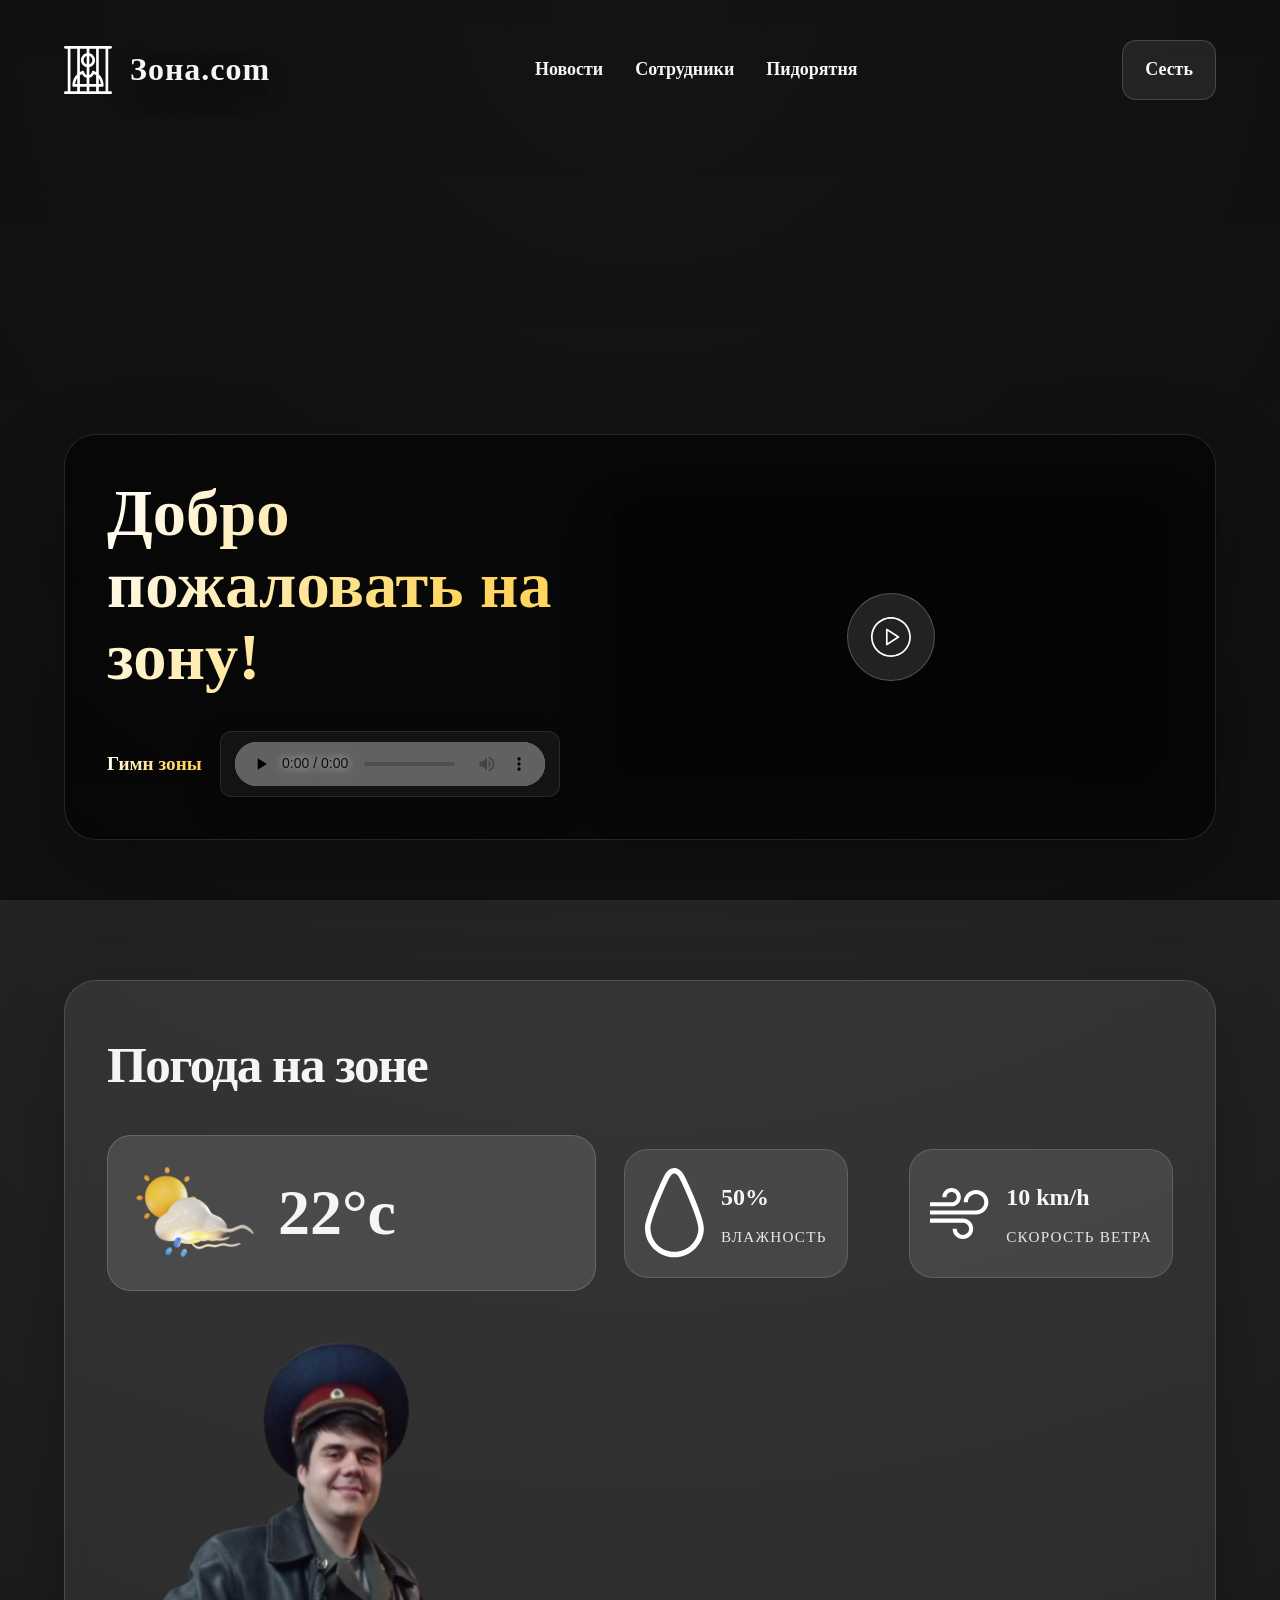
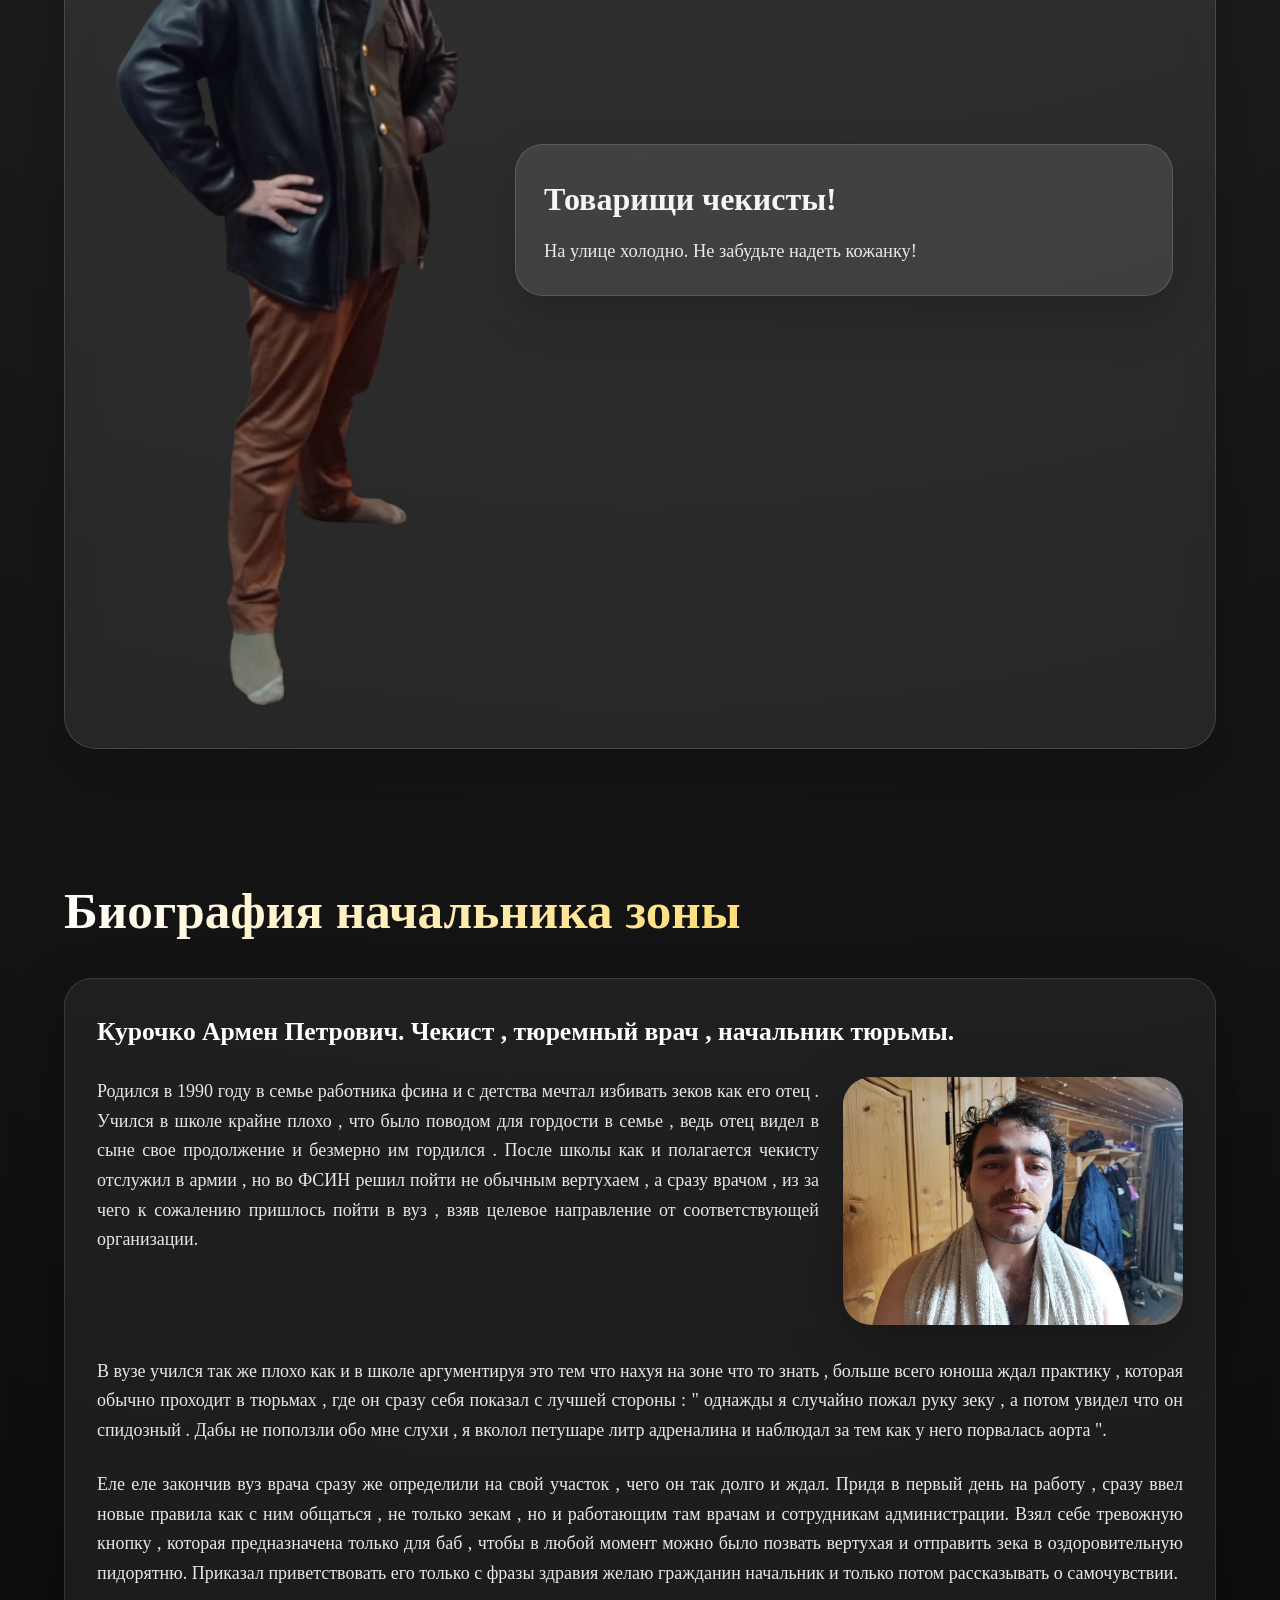
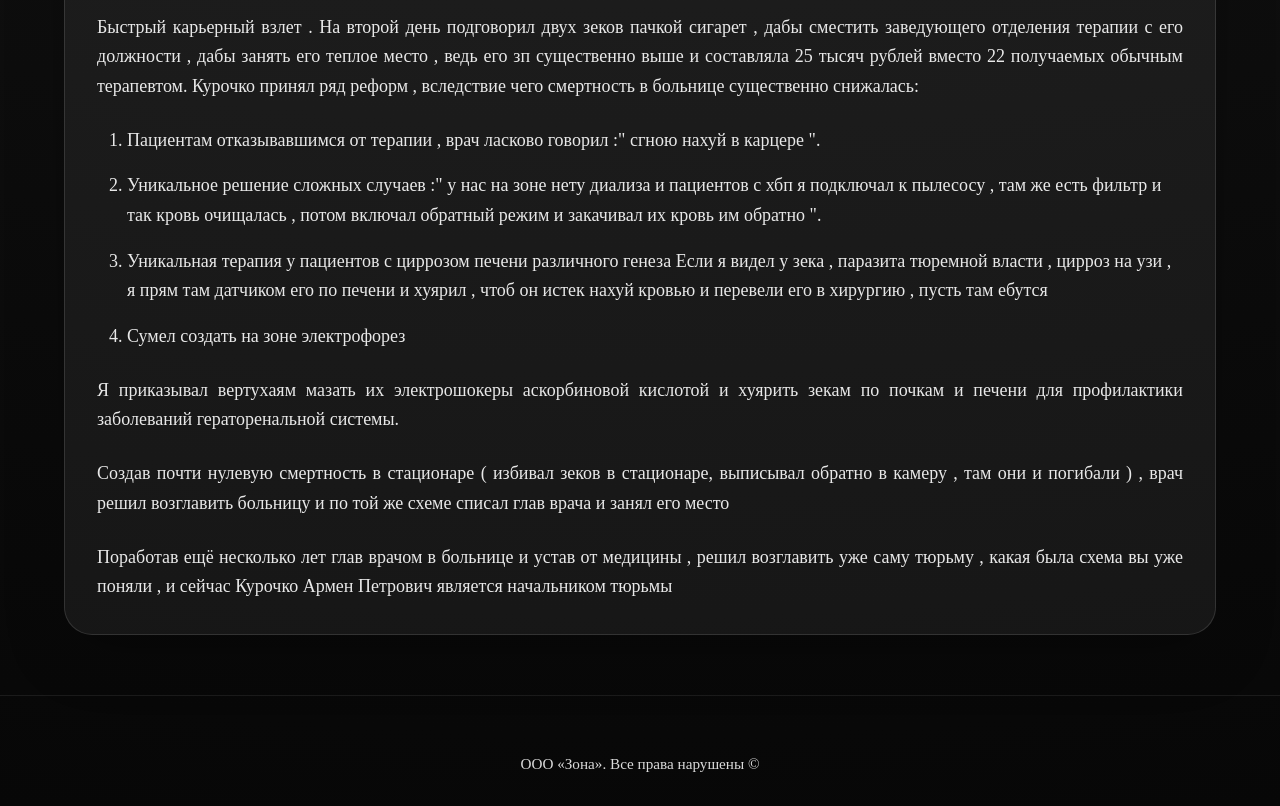
<file: index.html>
<!DOCTYPE html>
<html lang="en">

<head>
    <meta charset="UTF-8">
    <meta name="viewport" content="width=device-width, initial-scale=1.0">
    <title>Зона</title>
    <link rel="stylesheet" href="./css/reset.css">
    <link rel="stylesheet" href="./css/main.css">
    <link rel="stylesheet" href="./css/weather.css">
</head>

<body>
    <header class="header header-h" id="header"></header>

    <main id="home">

        <section class="app" id="weather-widget"></section>

        <section>
            <div class="container">
                <h1 class="bio-title">Биография начальника зоны</h1>
                <div class="bio-text">
                    <h2>Курочко Армен Петрович. Чекист , тюремный врач , начальник тюрьмы.</h2>
                    <div class="text-img">
                        <p>Родился в 1990 году в семье работника фсина и с детства мечтал избивать зеков как его отец .
                            Учился
                            в школе крайне плохо
                            , что было поводом для гордости в семье , ведь отец видел в сыне свое продолжение и безмерно
                            им
                            гордился . После школы
                            как и полагается чекисту отслужил в армии , но во ФСИН решил пойти не обычным вертухаем , а
                            сразу
                            врачом , из за чего к
                            сожалению пришлось пойти в вуз , взяв целевое направление от соответствующей организации.
                        </p>

                        <div class="bio-img-container">
                            <img src="./img/bio-img.jpg" alt="Armen" class="bio-img">
                        </div>

                    </div>


                    <p>В вузе учился так же плохо как и в школе аргументируя это тем что нахуя на зоне что то знать ,
                        больше всего юноша ждал
                        практику , которая обычно проходит в тюрьмах , где он сразу себя показал с лучшей стороны : "
                        однажды я случайно пожал
                        руку зеку , а потом увидел что он спидозный . Дабы не поползли обо мне слухи , я вколол петушаре
                        литр адреналина и
                        наблюдал за тем как у него порвалась аорта ".</p>

                    <p>Еле еле закончив вуз врача сразу же определили на свой участок , чего он так долго и ждал. Придя
                        в
                        первый день на работу
                        , сразу ввел новые правила как с ним общаться , не только зекам , но и работающим там врачам и
                        сотрудникам
                        администрации. Взял себе тревожную кнопку , которая предназначена только для баб , чтобы в любой
                        момент можно было
                        позвать вертухая и отправить зека в оздоровительную пидорятню. Приказал приветствовать его
                        только с
                        фразы здравия желаю
                        гражданин начальник и только потом рассказывать о самочувствии.</p>

                    <p>Быстрый карьерный взлет .
                        На второй день подговорил двух зеков пачкой сигарет , дабы сместить заведующего отделения
                        терапии с
                        его должности , дабы
                        занять его теплое место , ведь его зп существенно выше и составляла 25 тысяч рублей вместо 22
                        получаемых обычным
                        терапевтом. Курочко принял ряд реформ , вследствие чего смертность в больнице существенно
                        снижалась:</p>
                    <ol>
                        <li>Пациентам отказывавшимся от терапии , врач ласково говорил :" сгною нахуй в карцере ".</li>
                        <li>Уникальное решение сложных случаев :" у нас на зоне нету диализа и пациентов с хбп я
                            подключал к
                            пылесосу , там же
                            есть фильтр и так кровь очищалась , потом включал обратный режим и закачивал их кровь им
                            обратно ".</li>
                        <li>Уникальная терапия у пациентов с циррозом печени различного генеза
                            Если я видел у зека , паразита тюремной власти , цирроз на узи , я прям там датчиком его по
                            печени и
                            хуярил , чтоб он
                            истек нахуй кровью и перевели его в хирургию , пусть там ебутся
                        </li>
                        <li>Сумел создать на зоне электрофорез</li>
                    </ol>


                    <p>Я приказывал вертухаям мазать их электрошокеры аскорбиновой кислотой и хуярить зекам по почкам и
                        печени для профилактики
                        заболеваний гераторенальной системы.</p>

                    <p>Создав почти нулевую смертность в стационаре ( избивал зеков в стационаре, выписывал обратно в
                        камеру , там они и
                        погибали ) , врач решил возглавить больницу и по той же схеме списал глав врача и занял его
                        место</p>

                    <p>Поработав ещё несколько лет глав врачом в больнице и устав от медицины , решил возглавить уже
                        саму
                        тюрьму , какая была
                        схема вы уже поняли , и сейчас Курочко Армен Петрович является начальником тюрьмы</p>

                </div>
            </div>
        </section>
        </div>
    </main>

    <footer id="footer" class="footer"></footer>
    <script type="module" src="./js/main1.js"></script>
</body>

</html>
</file>
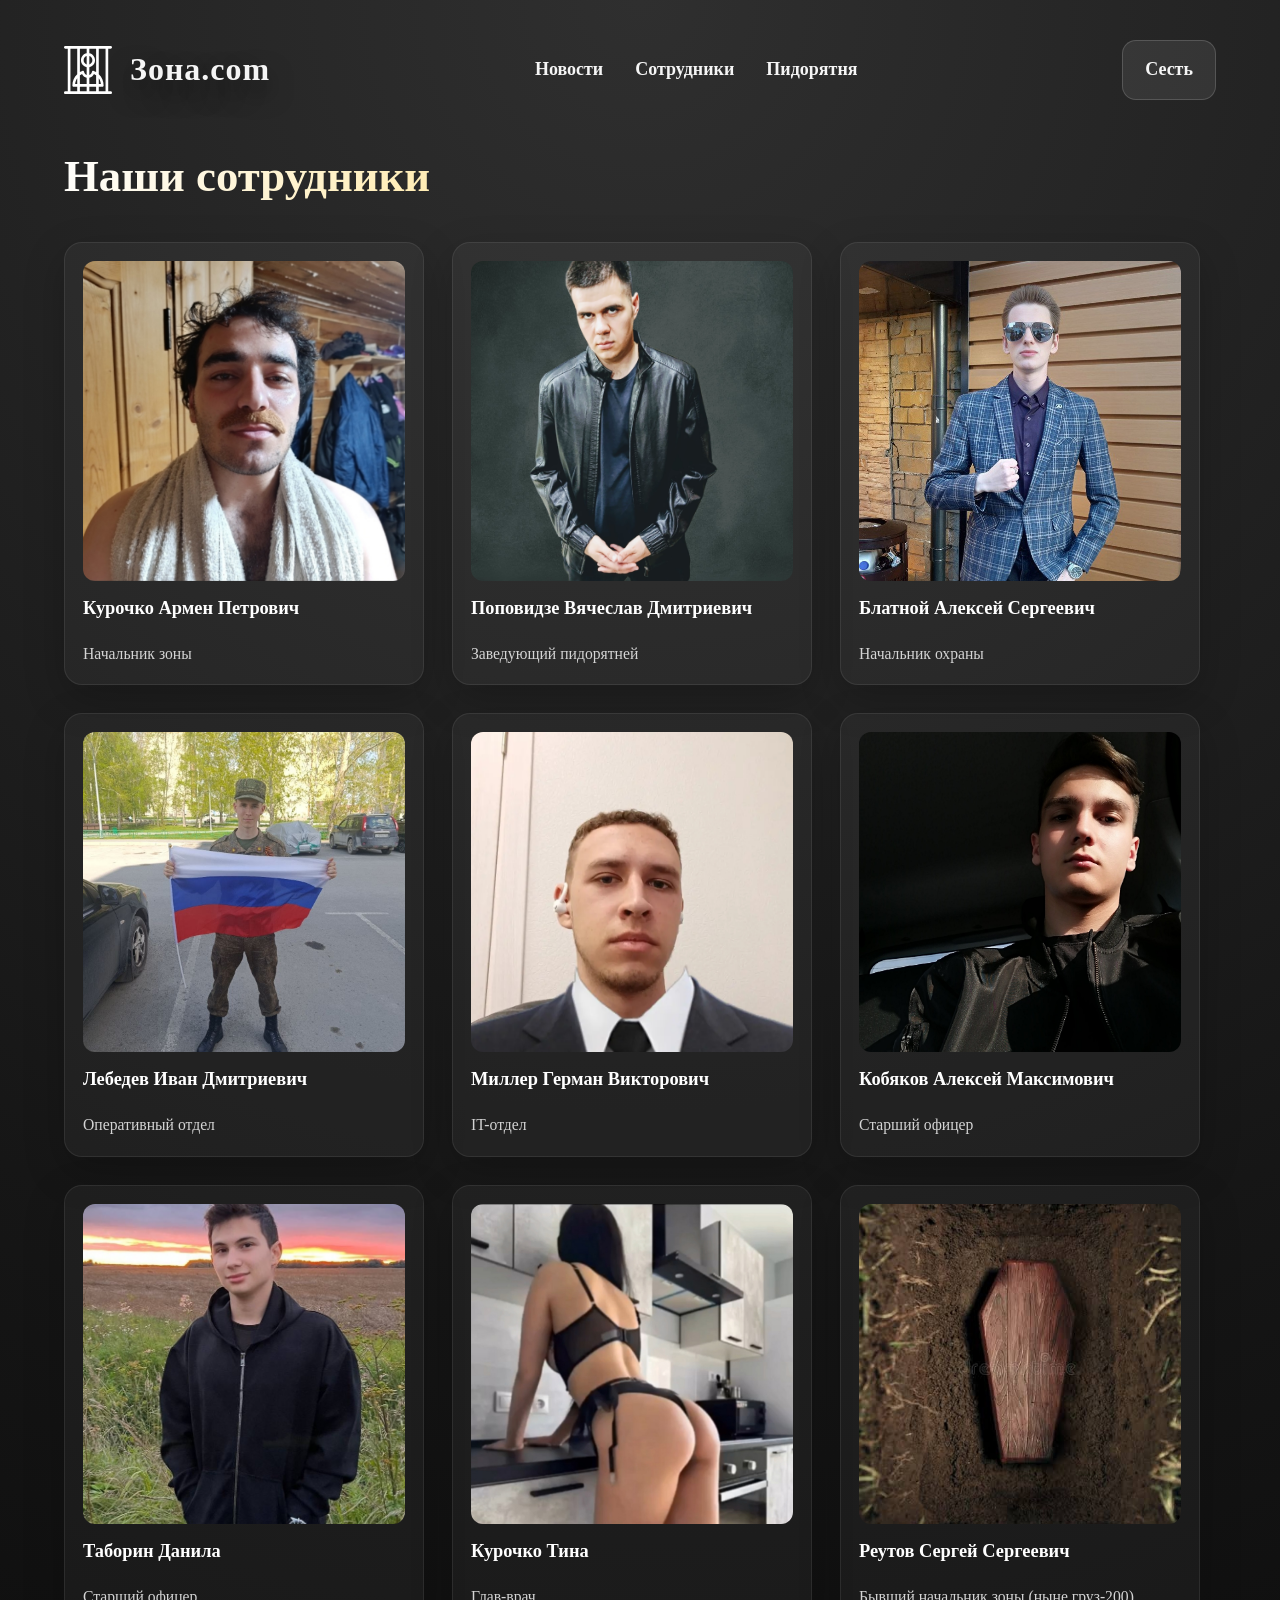
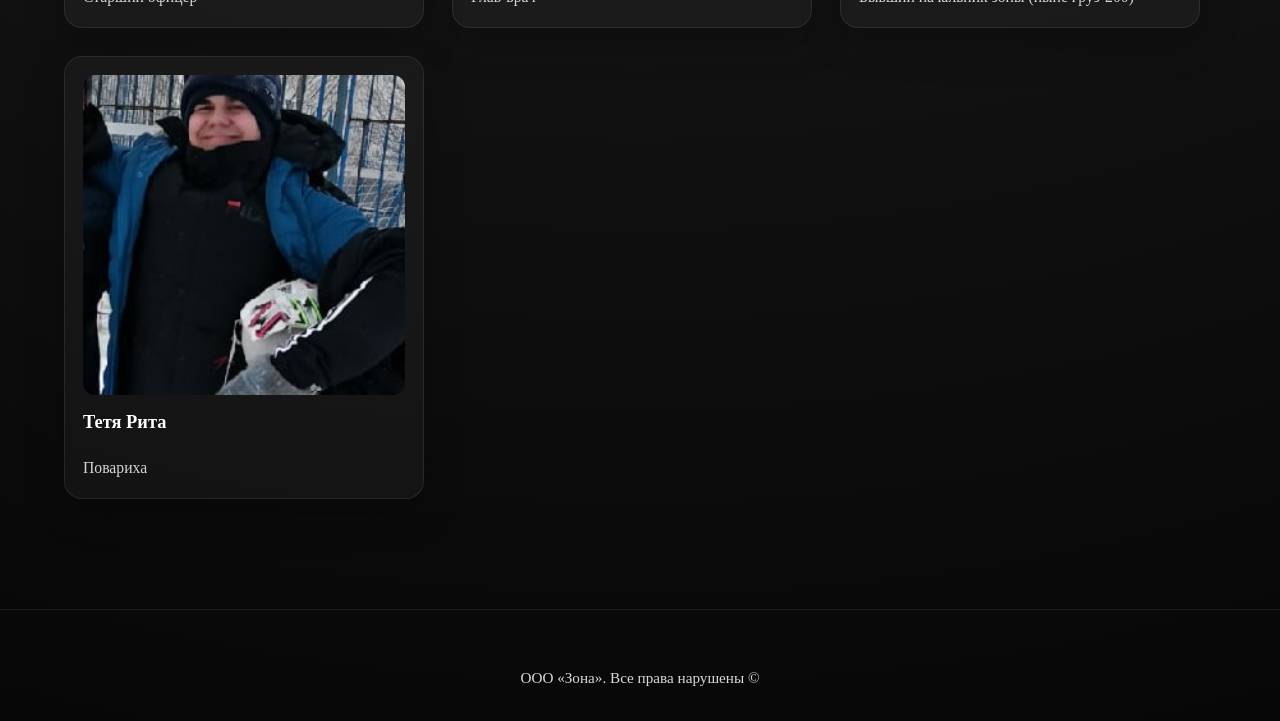
<file: pages/employee.html>
<!DOCTYPE html>
<html lang="en">

<head>
    <meta charset="UTF-8">
    <meta name="viewport" content="width=device-width, initial-scale=1.0">
    <title>Зона</title>
    <link rel="stylesheet" href="../css/reset.css">
    <link rel="stylesheet" href="../css/main.css">
    <link rel="stylesheet" href="../css/weather.css">
    <link rel="stylesheet" href="../css/employee.css">
</head>

<body>
    <header class="header" id="header"></header>

    <main id="employee"></main>

    <footer class="footer" id="footer"></footer>

    <script type="module" src="../js/main1.js"></script>
</body>

</html>
</file>
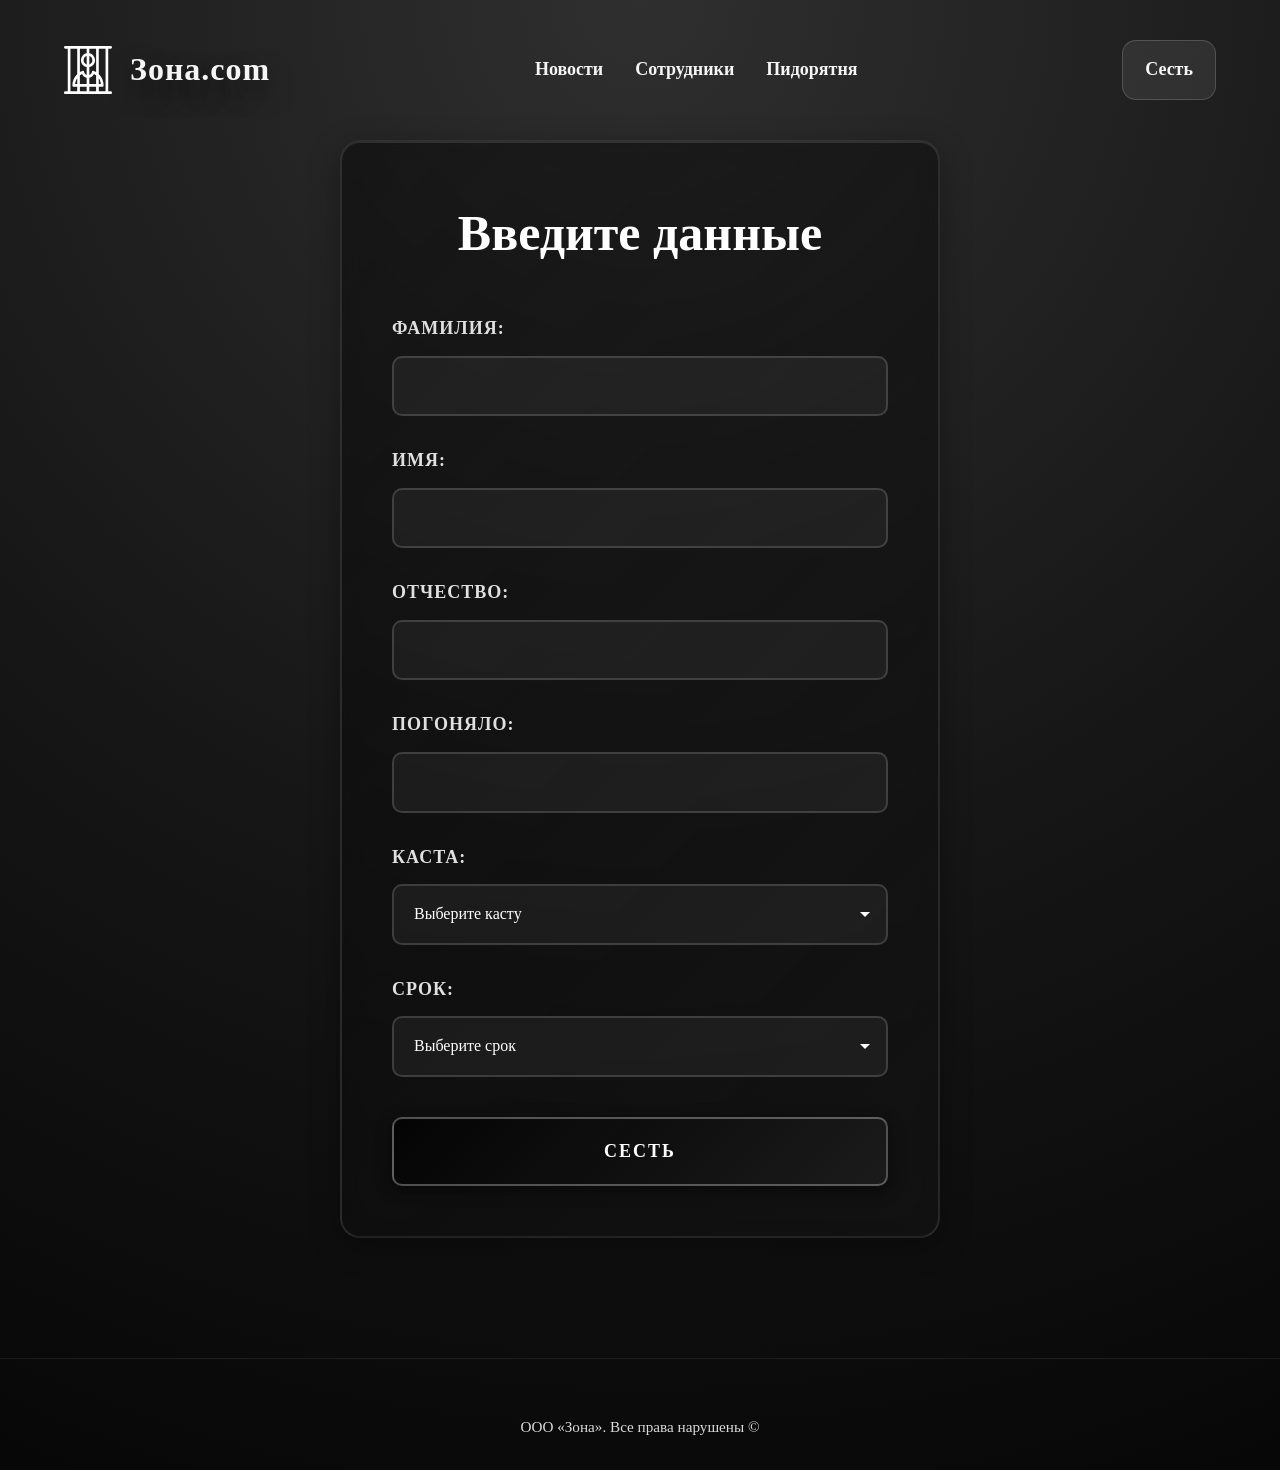
<file: pages/form.html>
<!DOCTYPE html>
<html lang="en">

<head>
    <meta charset="UTF-8">
    <meta name="viewport" content="width=device-width, initial-scale=1.0">
    <title>Зона</title>
    <link rel="stylesheet" href="../css/reset.css">
    <link rel="stylesheet" href="../css/main.css">
    <link rel="stylesheet" href="../css/weather.css">
    <link rel="stylesheet" href="../css/news.css">
    <link rel="stylesheet" href="../css/form.css">
</head>

<body class="page-form">
    <header class="header" id="header"></header>

    <main id="form">
        <section>
            <div class="container">
                <form action="https://formspree.io/f/mjgddger" name="prison-form" method="POST" data-netlify="true"
                    class="form">
                    <h1 class="form-title">Введите данные</h1>

                    <div class="form-line">
                        <label for="surname">Фамилия:</label>
                        <input type="text" id="surname" name="surname" required>
                    </div>

                    <div class="form-line">
                        <label for="name">Имя:</label>
                        <input type="text" id="name" name="name" required>
                    </div>

                    <div class="form-line">
                        <label for="secondName">Отчество:</label>
                        <input type="text" id="secondName" name="secondName">
                    </div>

                    <div class="form-line">
                        <label for="nickname">Погоняло:</label>
                        <input type="text" id="nickname" name="nickname" required>
                    </div>

                    <div class="form-line">
                        <label for="cast">Каста:</label>
                        <select name="cast" id="cast" required>
                            <option value="">Выберите касту</option>
                            <option value="black">«Блатные» («чёрные», положенцы, авторитеты)</option>
                            <option value="gray">«Мужики» («серые»)</option>
                            <option value="red">«Козлы» («красные», «активисты, суки»)</option>
                            <option value="blue">«Петухи» («голубые», «опущенные», «обиженные»)</option>
                        </select>
                    </div>

                    <div class="form-line">
                        <label for="time">Срок:</label>
                        <select name="time" id="time" required>
                            <option value="">Выберите срок</option>
                            <option value="1 год">1 год</option>
                            <option value="3 года">3 года</option>
                            <option value="5 лет">5 лет</option>
                            <option value="10 лет">10 лет</option>
                            <option value="Пожизненно">Пожизненно</option>
                        </select>
                    </div>

                    <button type="submit" class="form-submit">Сесть</button>

                    <div id="message" class="message"></div>
                </form>
            </div>
        </section>
    </main>

    <footer class="footer" id="footer"></footer>
    <script type="module" src="../js/main1.js"></script>
</body>

</html>
</file>
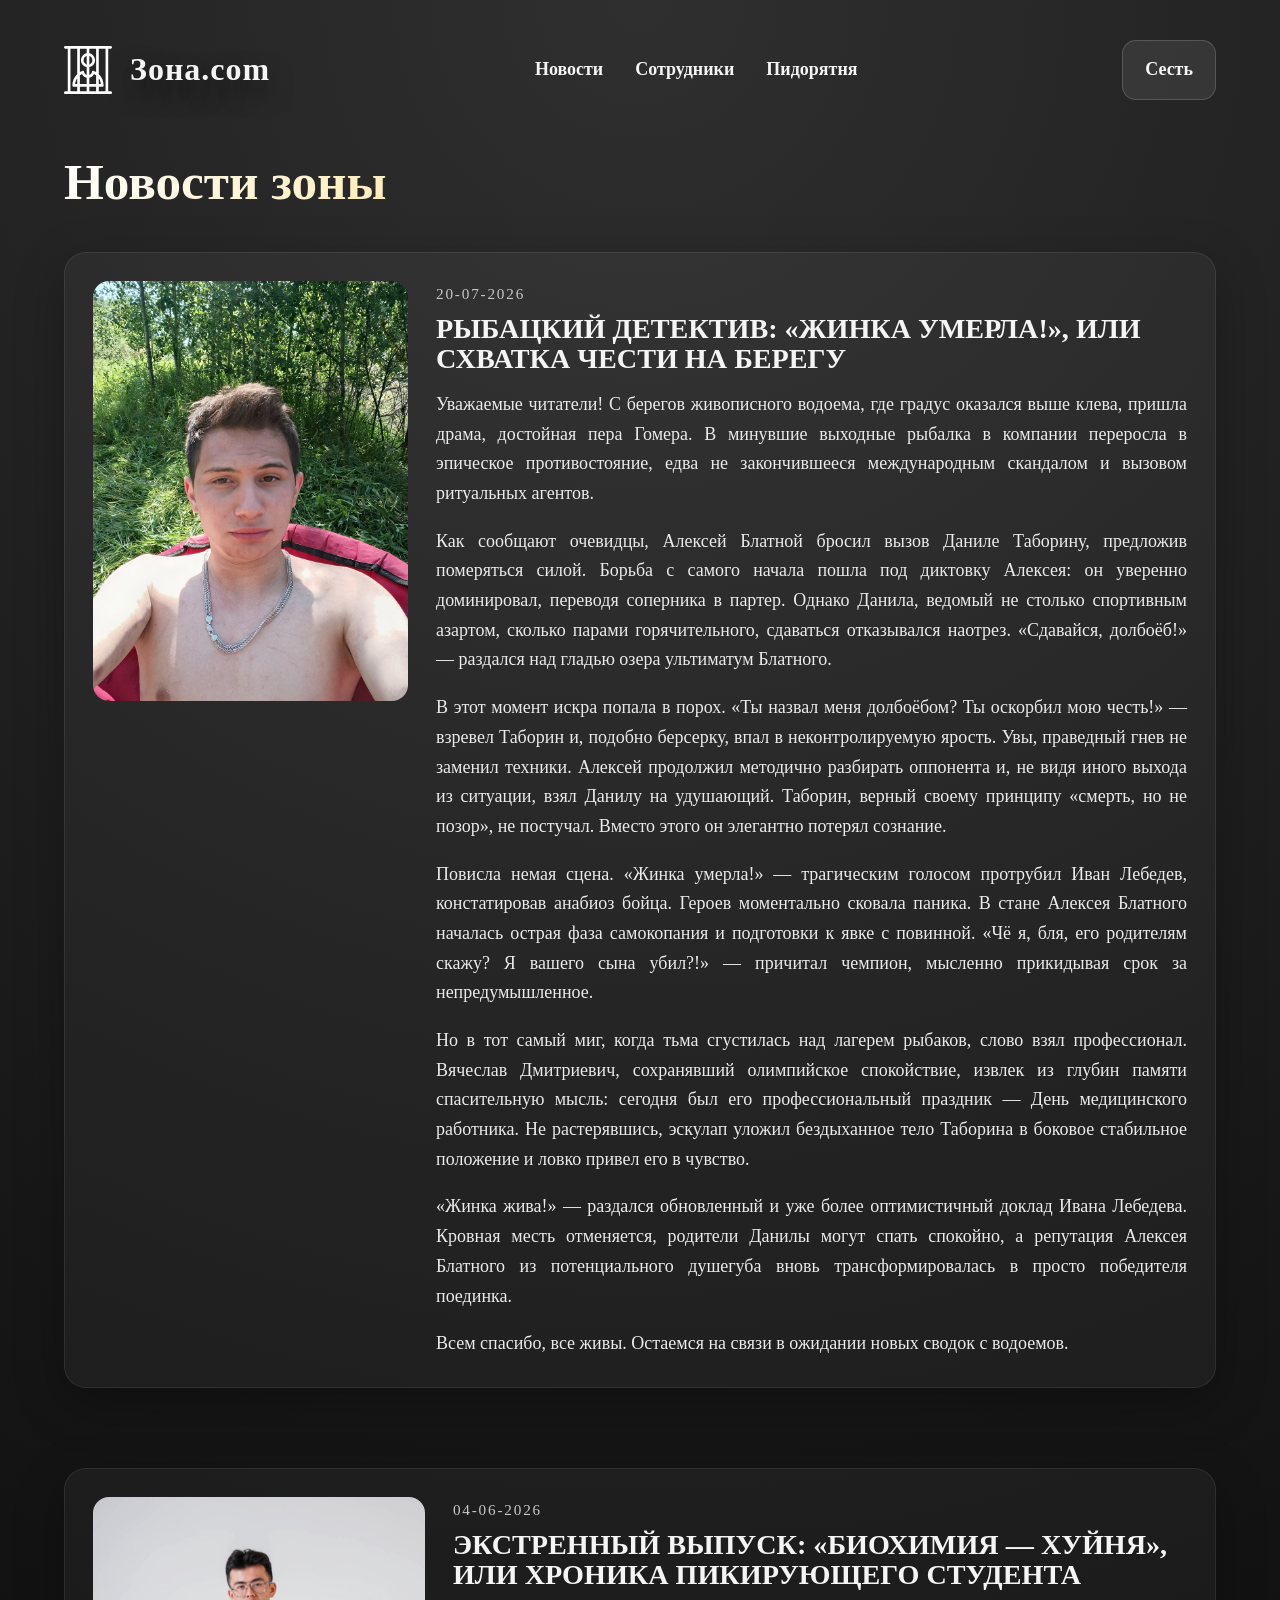
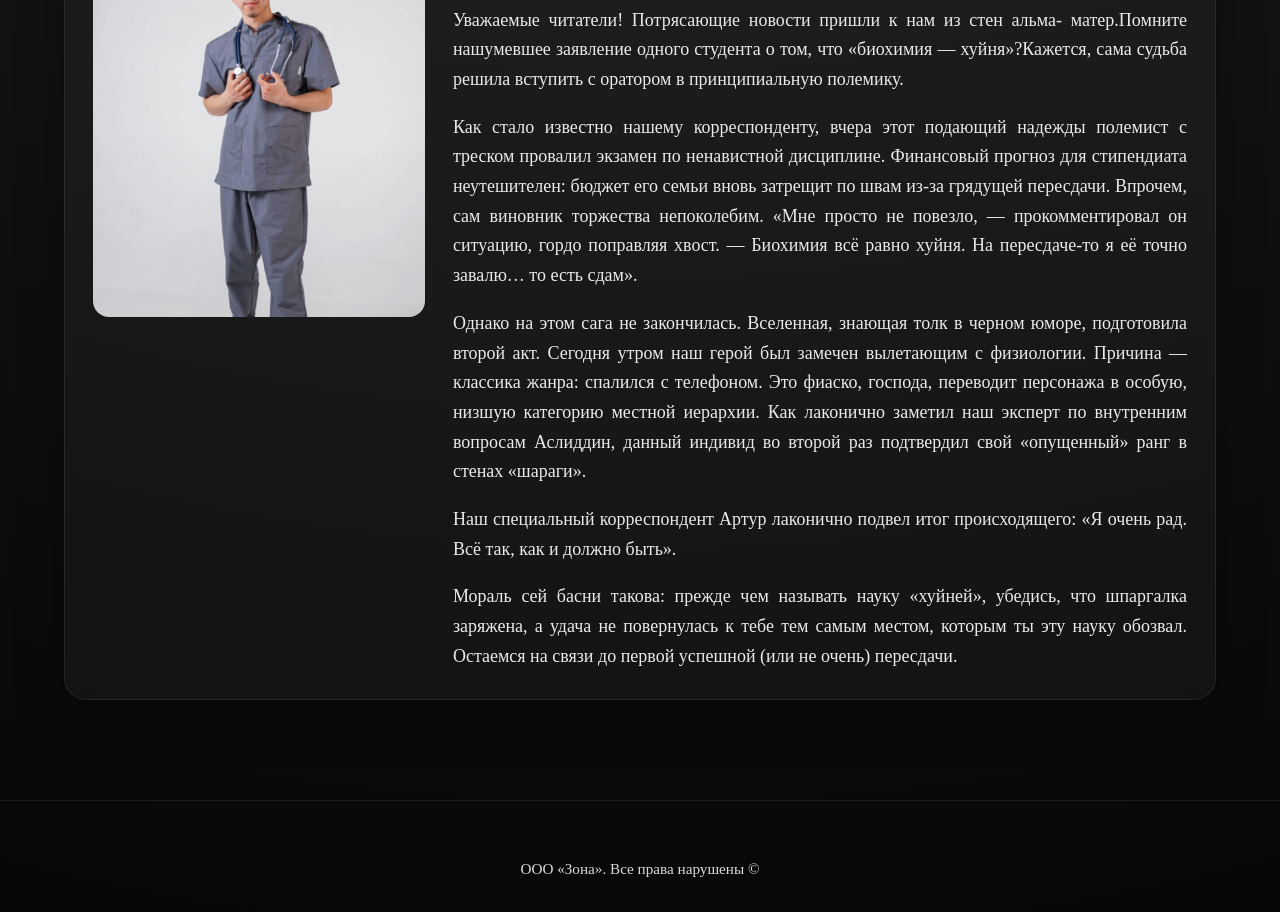
<file: pages/news.html>
<!DOCTYPE html>
<html lang="en">

<head>
    <meta charset="UTF-8">
    <meta name="viewport" content="width=device-width, initial-scale=1.0">
    <title>Зона</title>
    <link rel="stylesheet" href="../css/reset.css">
    <link rel="stylesheet" href="../css/main.css">
    <link rel="stylesheet" href="../css/weather.css">
    <link rel="stylesheet" href="../css/news.css">
</head>

<body>
    <header class="header" id="header"></header>

    <main id="news"></main>

    <footer class="footer" id="footer"></footer>
    <script type="module" src="../js/main1.js"></script>
</body>

</html>
</file>
<file: css/main.css>
*,
*::before,
*::after {
    box-sizing: border-box;
}

html,
body {
    margin: 0;
    padding: 0;
    min-height: 100%;
}

body {
    font-family: Georgia, 'Times New Roman', Times, serif;
    font-size: 18px;
    line-height: 1.65;
    font-weight: 500;
    color: #f5f5f5;
    background: radial-gradient(circle at top, #2f2f2f 0%, #161616 55%, #070707 100%);
}

a {
    color: inherit;
    text-decoration: none;
}

img {
    max-width: 100%;
    display: block;
}

button,
input,
select {
    font: inherit;
}

/* HEADER */

.header {
    background-image: linear-gradient(rgba(0, 0, 0, 0.588), rgba(0, 0, 0, 0.533)), url('https://avatars.mds.yandex.net/i?id=0052e445985fc581bc419fad2e27805e_l-5161061-images-thumbs&n=13');
    background-size: cover;
    background-position: center;
    background-repeat: no-repeat;
    /* min-height: 100vh; */
    display: flex;
    flex-direction: column;
    justify-content: space-between;
}

.header-h {
    min-height: 100vh;
}

.header-row {
    width: min(1160px, 90%);
    margin: 0 auto;
    padding: 40px 0;
    display: flex;
    align-items: center;
    justify-content: space-between;
    gap: 24px;
    flex-wrap: wrap;
}

.header-title {
    display: flex;
    align-items: center;
    gap: 18px;
}

.header-title-img {
    width: 48px;
}

.header-title-text {
    font-size: clamp(1.8rem, 2.5vw, 2.8rem);
    font-weight: 800;
    letter-spacing: 1px;
    text-shadow: 0 12px 24px rgba(0, 0, 0, 0.5);
}

.header-nav ul {
    display: flex;
    flex-wrap: wrap;
    gap: 32px;
    margin: 0;
    padding: 0;
    list-style: none;
}

.header-nav a {
    color: #f5f5f5;
    font-weight: 600;
    transition: color 0.25s ease, transform 0.25s ease;
}

.header-nav a:hover {
    color: #ffd85f;
    transform: translateY(-3px);
}

.header-btn {
    display: inline-flex;
}

.btn {
    display: inline-flex;
    align-items: center;
    justify-content: center;
    padding: 14px 22px;
    border-radius: 14px;
    border: 1px solid rgba(255, 255, 255, 0.16);
    background-color: rgba(255, 255, 255, 0.08);
    color: #ffffff;
    font-weight: 700;
    transition: transform 0.25s ease, background-color 0.25s ease, border-color 0.25s ease;
}

.btn:hover {
    background-color: rgba(255, 216, 95, 0.18);
    border-color: rgba(255, 216, 95, 0.35);
    transform: translateY(-2px);
}

/* MAIN */

.container {
    width: min(1160px, 90%);
    margin: 0 auto;
    padding-bottom: 60px;
}

.card {
    display: grid;
    grid-template-columns: minmax(280px, 1fr) minmax(320px, 1.2fr);
    gap: 32px;
    align-items: center;
    background: rgba(0, 0, 0, 0.555);
    border: 1px solid rgba(255, 255, 255, 0.12);
    border-radius: 32px;
    padding: 42px;
    box-shadow: 0 28px 80px rgba(0, 0, 0, 0.28);
    /* backdrop-filter: blur(12px); */
    overflow: visible;
}

.card-title {
    margin: 0;
    font-size: clamp(2.6rem, 5.2vw, 4.4rem);
    line-height: 1.08;
    font-weight: 800;
    position: relative;
    z-index: 3;
    padding-bottom: 6px;
    background: linear-gradient(120deg, #ffffff, #ffd75f 70%);
    -webkit-background-clip: text;
    -webkit-text-fill-color: transparent;
    display: block;
    max-width: 100%;
    white-space: normal;
    overflow-wrap: break-word;
    word-break: break-word;
}

/* Гимн зоны */
.gimn-container {
    display: flex;
    align-items: center;
    gap: 18px;
    margin-top: 18px;
}

.gimn-title {
    font-size: clamp(1rem, 1.6vw, 1.2rem);
    font-weight: 800;
    color: #fff;
    background: linear-gradient(120deg, #ffffff, #ffd75f 70%);
    -webkit-background-clip: text;
    -webkit-text-fill-color: transparent;
}

.gimn-wrap {
    display: flex;
    align-items: center;
    justify-content: space-between;
    width: 340px;
    max-width: 100%;
    background: rgba(255, 255, 255, 0.05);
    border: 1px solid rgba(255, 215, 95, 0.12);
    border-radius: 12px;
    padding: 10px 14px;
    box-shadow: 0 12px 30px rgba(0, 0, 0, 0.28);
    min-height: 56px;
    z-index: 4;
}

.gimn {
    width: 100%;
    height: 44px;
    display: block;
}

/* small tweaks for WebKit controls (Firefox ignores) */
audio.gimn::-webkit-media-controls-panel {
    background: rgba(0, 0, 0, 0.6);
    border-radius: 8px;
}

@media (max-width: 700px) {
    .gimn-container {
        flex-direction: column;
        align-items: stretch;
        gap: 12px;
        margin-top: 14px;
    }

    .gimn-wrap {
        width: 100%;
    }

    .gimn-title {
        font-size: 1rem;
    }
}

.video-container {
    position: relative;
    border-radius: 28px;
    overflow: hidden;
    min-height: 280px;
    box-shadow: 0 18px 50px rgba(0, 0, 0, 0.26);
    z-index: 1;
}

.video {
    width: 100%;
    height: auto;
    display: block;
}

.overlay {
    position: absolute;
    inset: 0;
    display: flex;
    align-items: center;
    justify-content: center;
    background: rgba(0, 0, 0, 0.32);
}

.overlay.hidden {
    opacity: 0;
    visibility: hidden;
    pointer-events: none;
    transition: opacity 160ms ease, visibility 160ms ease;
}

.video-button {
    width: 88px;
    height: 88px;
    border-radius: 50%;
    background: rgba(255, 255, 255, 0.12);
    border: 1px solid rgba(255, 255, 255, 0.22);
    display: inline-flex;
    align-items: center;
    justify-content: center;
    cursor: pointer;
    transition: transform 0.25s ease, background-color 0.25s ease;
}

.video-button:hover {
    background: rgba(255, 255, 255, 0.22);
    transform: scale(1.05);
}

.btn-icon {
    width: 40px;
    height: auto;
    filter: drop-shadow(0 8px 20px rgba(0, 0, 0, 0.35));
}

.bio-title {
    font-size: clamp(3rem, 4vw, 4.4rem);
    font-weight: 800;
    margin-top: 0;
    margin-bottom: 24px;
    background: linear-gradient(120deg, #ffffff, #ffd75f 70%);
    -webkit-background-clip: text;
    -webkit-text-fill-color: transparent;
}

.bio-text {
    background: rgba(255, 255, 255, 0.06);
    border: 1px solid rgba(255, 255, 255, 0.12);
    border-radius: 28px;
    padding: 32px;
    box-shadow: 0 20px 60px rgba(0, 0, 0, 0.22);
    color: #e8e8e8;
}

.bio-text h2 {
    font-size: 1.6rem;
    font-weight: 700;
    margin-bottom: 24px;
    color: #fff;
}

.bio-text p {
    margin: 0 0 24px;
    text-align: justify;
}

.bio-text p:last-child {
    margin-bottom: 0;
}

.bio-text ol {
    padding-left: 30px;
    margin: 0 0 24px;
}

.bio-text li {
    margin-bottom: 16px;
}

.text-img {
    display: flex;
    align-items: flex-start;
    gap: 24px;
    flex-wrap: wrap;
    margin-bottom: 32px;
}

.text-img p {
    flex: 1 1 320px;
}

.bio-img-container {
    flex: 0 0 340px;
}

.bio-img {
    width: 100%;
    height: auto;
    border-radius: 28px;
    object-fit: cover;
    box-shadow: 0 20px 60px rgba(0, 0, 0, 0.26);
}

.footer {
    text-align: center;
    color: #dadada;
    padding: 30px 0;
    font-size: 0.95rem;
    border-top: 1px solid rgba(255, 255, 255, 0.08);
}

@media (max-width: 960px) {
    .card {
        grid-template-columns: 1fr;
        padding: 32px;
    }

    .video-container {
        min-height: 260px;
    }
}

@media (max-width: 700px) {
    .header-nav ul {
        gap: 18px;
        justify-content: center;
    }

    .btn {
        width: 100%;
    }

    /* Ensure header button stretches full width on all pages and markup variants */
    .header-row {
        align-items: center;
    }

    .header-row .header-btn {
        flex-basis: 100%;
        width: 100%;
        display: block;
        margin-top: 12px;
    }

    .header-row .header-btn .btn,
    .header-row a.btn {
        width: 100% !important;
        display: inline-flex;
        justify-content: center;
    }

    .text-img {
        flex-direction: column;
    }

    .bio-img-container {
        width: 100%;
    }

    .video-container {
        min-height: 220px;
        border-radius: 22px;
    }

    .video-button {
        width: 64px;
        height: 64px;
    }

    .btn-icon {
        width: 28px;
    }
}

.card-left {
    display: flex;
    flex-direction: column;
    gap: 14px;
    align-items: flex-start;
}

@media (max-width: 960px) {
    .card-left {
        align-items: stretch;
    }
}
</file>
<file: css/weather.css>
.app {
    display: flex;
    justify-content: center;
    padding: 0 0 60px;
}

.weather {
    margin-top: 80px;
    width: 100%;
    max-width: 1160px;
    background: rgba(255, 255, 255, 0.08);
    border: 1px solid rgba(255, 255, 255, 0.14);
    border-radius: 32px;
    padding: 42px;
    box-shadow: 0 24px 70px rgba(0, 0, 0, 0.24);
    backdrop-filter: blur(14px);
}

.app-title {
    margin: 0 0 28px;
    font-size: clamp(2.8rem, 4vw, 3.8rem);
    font-weight: 800;
    letter-spacing: -0.03em;
}

.weather-content {
    display: flex;
    flex-wrap: wrap;
    gap: 28px;
    justify-content: space-between;
    align-items: center;
}

.weather__info {
    display: flex;
    align-items: center;
    gap: 24px;
    flex: 1 1 320px;
    min-width: 280px;
    padding: 24px 26px;
    border-radius: 24px;
    background: rgba(255, 255, 255, 0.12);
    border: 1px solid rgba(255, 255, 255, 0.16);
}

.weather__img {
    width: 120px;
}

.weather__temp {
    font-size: clamp(3rem, 5vw, 5rem);
    font-weight: 800;
}

.weather-details-container {
    display: flex;
    flex-wrap: wrap;
    gap: 18px;
    flex: 1 1 380px;
    justify-content: space-between;
}

.weather__details {
    display: flex;
    align-items: center;
    gap: 16px;
    min-width: 180px;
    padding: 18px 20px;
    border-radius: 24px;
    background: rgba(255, 255, 255, 0.1);
    border: 1px solid rgba(255, 255, 255, 0.14);
}

.details__img {
    width: 60px;
}

.weather__info-container {
    display: flex;
    flex-direction: column;
    gap: 6px;
}

.details__value {
    font-size: 1.5rem;
    font-weight: 700;
}

.details__title {
    font-size: 0.95rem;
    text-transform: uppercase;
    letter-spacing: 0.08em;
    color: #e7e7e7;
}

.weather-content-bottom {
    margin-top: 42px;
    display: flex;
    flex-wrap: wrap;
    gap: 28px;
    align-items: center;
    justify-content: space-between;
}

.koj {
    width: 100%;
    max-width: 380px;
}

.weather-message {
    flex: 1 1 420px;
    min-width: 260px;
    padding: 28px;
    border-radius: 28px;
    background: rgba(255, 255, 255, 0.1);
    border: 1px solid rgba(255, 255, 255, 0.14);
    box-shadow: 0 18px 50px rgba(0, 0, 0, 0.2);
}

.weather-message-hello {
    margin: 0 0 12px;
    font-size: 2rem;
    font-weight: 800;
}

.weather-message-text {
    margin: 0;
    font-size: 1.15rem;
    color: #ebeaea;
    line-height: 1.6;
}

@media (max-width: 960px) {
    .weather-content {
        flex-direction: column;
        align-items: stretch;
    }

    .weather-details-container {
        justify-content: space-between;
    }

    .weather-content-bottom {
        justify-content: center;
    }
}

@media (max-width: 680px) {
    .weather {
        padding: 28px;
    }

    .app-title {
        font-size: 2.5rem;
    }

    .weather__img {
        width: 100px;
    }
}
</file>
<file: css/employee.css>
.header {
    background: none;
    height: auto;
}

.employee-container {
    display: grid;
    grid-template-columns: repeat(auto-fit, minmax(240px, 360px));
    gap: 28px;
    padding-bottom: 50px;
    grid-auto-rows: 1fr;
    justify-items: center;
}

.employee-title {
    font-size: clamp(2.4rem, 3.5vw, 3.6rem);
    font-weight: 800;
    margin-bottom: 28px;
    background: linear-gradient(120deg, #ffffff, #ffd75f 70%);
    -webkit-background-clip: text;
    -webkit-text-fill-color: transparent;
}

.employee-card {
    background: rgba(255, 255, 255, 0.04);
    border: 1px solid rgba(255, 255, 255, 0.08);
    border-radius: 18px;
    padding: 18px;
    transition: transform 0.28s ease, box-shadow 0.28s ease;
    box-shadow: 0 14px 40px rgba(0, 0, 0, 0.22);
    display: flex;
    flex-direction: column;
    gap: 12px;
    height: 100%;
    min-height: 0;
    width: 100%;
    max-width: 360px;
}

.employee-card:hover {
    transform: translateY(-8px);
    box-shadow: 0 24px 60px rgba(0, 0, 0, 0.32);
    border-color: rgba(255, 255, 255, 0.14);
}

.employee-img {
    width: 100%;
    height: 320px;
    object-fit: cover;
    border-radius: 12px;
}

.employee-name {
    font-size: 1.15rem;
    font-weight: 700;
    margin-bottom: 6px;
    color: #ffffff;
}

.employee-info {
    color: #d4d4d4;
    line-height: 1.6;
    font-size: 0.98rem;
}

@media (max-width: 640px) {
    .employee-img {
        height: 350px;
    }

    .employee-card {
        padding: 14px;
    }
}
</file>
<file: css/news.css>
.header {
    background: none;
    height: auto;
}

.news-title-big {
    font-size: clamp(2.6rem, 4vw, 3.8rem);
    font-weight: 800;
    margin-bottom: 28px;
    background: linear-gradient(120deg, #ffffff, #ffd75f 70%);
    -webkit-background-clip: text;
    -webkit-text-fill-color: transparent;
}

.news {
    margin-bottom: 40px;
}

.news-card {
    display: flex;
    flex-wrap: wrap;
    gap: 28px;
    padding: 28px;
    background: rgba(255, 255, 255, 0.04);
    border: 1px solid rgba(255, 255, 255, 0.08);
    border-radius: 22px;
    box-shadow: 0 16px 50px rgba(0, 0, 0, 0.28);
    align-items: center;
}

.news-card + .news-card {
    margin-top: 80px;
}

.news-img {
    flex: 0 0 auto;
    width: auto;
    max-width: 520px;
    height: auto;
    max-height: 420px;
    object-fit: contain;
    border-radius: 16px;
    align-self: flex-start;
    object-position: top center;
    display: block;
}

.news-content {
    flex: 1 1 380px;
    display: flex;
    flex-direction: column;
    gap: 16px;
}

.news-title-row {
    display: flex;
    flex-direction: column;
    gap: 8px;
}

.news-title {
    font-size: clamp(1.4rem, 2.2vw, 1.9rem);
    font-weight: 800;
    margin: 0;
    line-height: 1.06;
}

.news-date {
    margin: 0;
    color: #c7c7c7;
    font-size: 0.95rem;
    letter-spacing: 0.12em;
    text-transform: uppercase;
}

.news-text p {
    margin: 0;
    color: #eaeaea;
    text-align: justify;
}

.news-text p+p {
    margin-top: 18px;
}

@media (max-width: 920px) {
    .news-card {
        flex-direction: column;
        padding: 20px;
    }

    .news-img {
        max-width: 100%;
        width: 100%;
        height: auto;
    }
}
</file>
<file: css/form.css>
.form-title {
    font-size: 50px;
    font-weight: 700;
    margin-bottom: 40px;
    text-align: center;
    background: #ffffff;
    -webkit-background-clip: text;
    -webkit-text-fill-color: transparent;
    background-clip: text;
    /* text-shadow: 0 2px 10px rgba(0, 0, 0, 0.5); */
}

.form-line {
    display: flex;
    flex-direction: column;
    gap: 12px;
}

.form-line+.form-line {
    margin-top: 30px;
}

.form {
    margin-bottom: 60px;
    background: linear-gradient(135deg, rgba(0, 0, 0, 0.4), rgba(20, 20, 20, 0.6));
    padding: 50px;
    border-radius: 20px;
    border: 2px solid rgba(255, 255, 255, 0.1);
    backdrop-filter: blur(10px);
    box-shadow: 0 8px 32px rgba(0, 0, 0, 0.3), inset 0 1px 0 rgba(255, 255, 255, 0.1);
    max-width: 600px;
    margin-left: auto;
    margin-right: auto;
}

.form label {
    font-size: 18px;
    font-weight: 600;
    color: #e0e0e0;
    text-transform: uppercase;
    letter-spacing: 1px;
    transition: color 0.3s ease;
}

.form label:hover {
    color: #ffffff;
    text-shadow: 0 0 10px rgba(255, 255, 255, 0.3);
}

.form input,
.form select {
    padding: 15px 20px;
    background-color: rgba(255, 255, 255, 0.05);
    border: 2px solid rgba(255, 255, 255, 0.15);
    border-radius: 10px;
    color: white;
    font-size: 16px;
    font-family: Georgia, 'Times New Roman', Times, serif;
    transition: all 0.3s ease;
    outline: none;
}

.form input::placeholder {
    color: rgba(255, 255, 255, 0.4);
}

.form input:focus,
.form select:focus {
    background-color: rgba(255, 255, 255, 0.1);
    border-color: rgba(255, 255, 255, 0.5);
    box-shadow: 0 0 15px rgba(255, 255, 255, 0.2), inset 0 0 10px rgba(255, 255, 255, 0.05);
    transform: translateY(-2px);
}

.form input:hover,
.form select:hover {
    background-color: rgba(255, 255, 255, 0.08);
    border-color: rgba(255, 255, 255, 0.3);
}

.form select {
    cursor: pointer;
    appearance: none;
    background-image: url("data:image/svg+xml,%3Csvg xmlns='http://www.w3.org/2000/svg' width='12' height='12' viewBox='0 0 12 12'%3E%3Cpath fill='%23ffffff' d='M6 9L1 4h10z'/%3E%3C/svg%3E");
    background-repeat: no-repeat;
    background-position: right 15px center;
    padding-right: 40px;
}

.form select option {
    background-color: #333333;
    color: white;
}

.form-submit {
    width: 100%;
    margin-top: 40px;
    padding: 18px;
    background: linear-gradient(135deg, rgba(0, 0, 0, 0.7), rgba(30, 30, 30, 0.8));
    border: 2px solid rgba(255, 255, 255, 0.3);
    border-radius: 10px;
    color: white;
    font-size: 18px;
    font-weight: 700;
    text-transform: uppercase;
    letter-spacing: 2px;
    cursor: pointer;
    transition: all 0.4s ease;
    box-shadow: 0 4px 15px rgba(0, 0, 0, 0.5);
}

.form-submit:hover {
    background: linear-gradient(135deg, rgba(50, 50, 50, 0.9), rgba(60, 60, 60, 0.95));
    border-color: rgba(255, 255, 255, 0.6);
    box-shadow: 0 6px 25px rgba(0, 0, 0, 0.7), 0 0 20px rgba(255, 255, 255, 0.1);
    transform: translateY(-3px);
}

.form-submit:active {
    transform: translateY(-1px);
    box-shadow: 0 4px 15px rgba(0, 0, 0, 0.5);
}

.message {
    margin-top: 20px;
    padding: 15px;
    background-color: rgba(255, 255, 255, 0.1);
    border: 2px solid rgba(255, 255, 255, 0.3);
    border-radius: 10px;
    color: #e0e0e0;
    font-size: 16px;
    text-align: center;
    display: none;
}

/* Responsive for form page */
@media (max-width: 700px) {
    .form {
        padding: 20px;
        max-width: 92%;
        margin-left: auto;
        margin-right: auto;
    }

    .form-title {
        font-size: clamp(1.6rem, 5vw, 2rem);
        margin-bottom: 18px;
    }

    .form-line+.form-line {
        margin-top: 18px;
    }

    .form label {
        font-size: 14px;
    }

    .form input,
    .form select {
        padding: 12px 14px;
        font-size: 15px;
    }

    .form-submit {
        padding: 14px;
        margin-top: 20px;
        font-size: 16px;
    }

    .message {
        font-size: 14px;
        padding: 12px;
    }
}

@media (max-width: 420px) {
    .form {
        padding: 14px;
        max-width: 96%;
    }

    .form-title {
        font-size: 1.4rem;
    }

    .form input,
    .form select {
        padding: 10px 12px;
    }

    .form-submit {
        padding: 12px;
        font-size: 15px;
    }
}

/* Hide header button on form page in mobile layout */
@media (max-width: 700px) {
    .page-form .header-row .btn {
        display: none !important;
    }

    .page-form .header-row .header-btn {
        display: none !important;
    }
}
</file>
